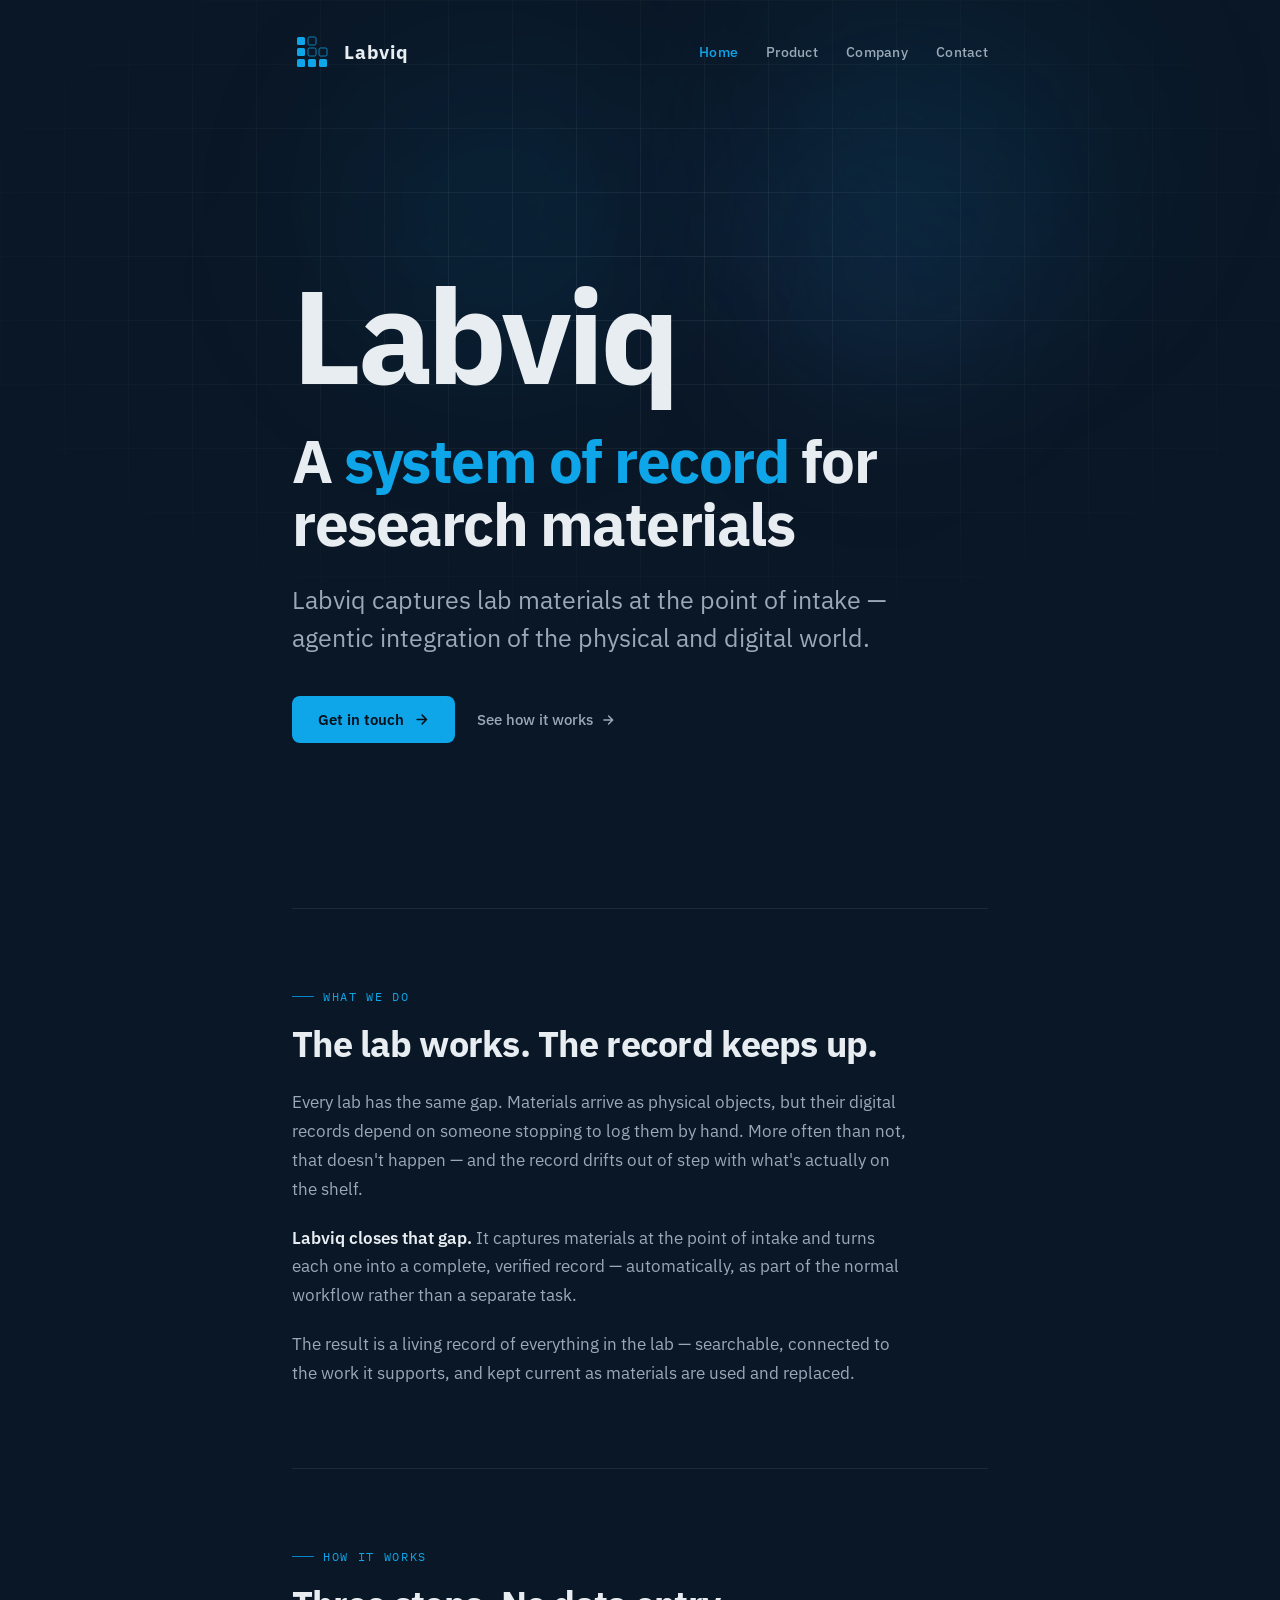
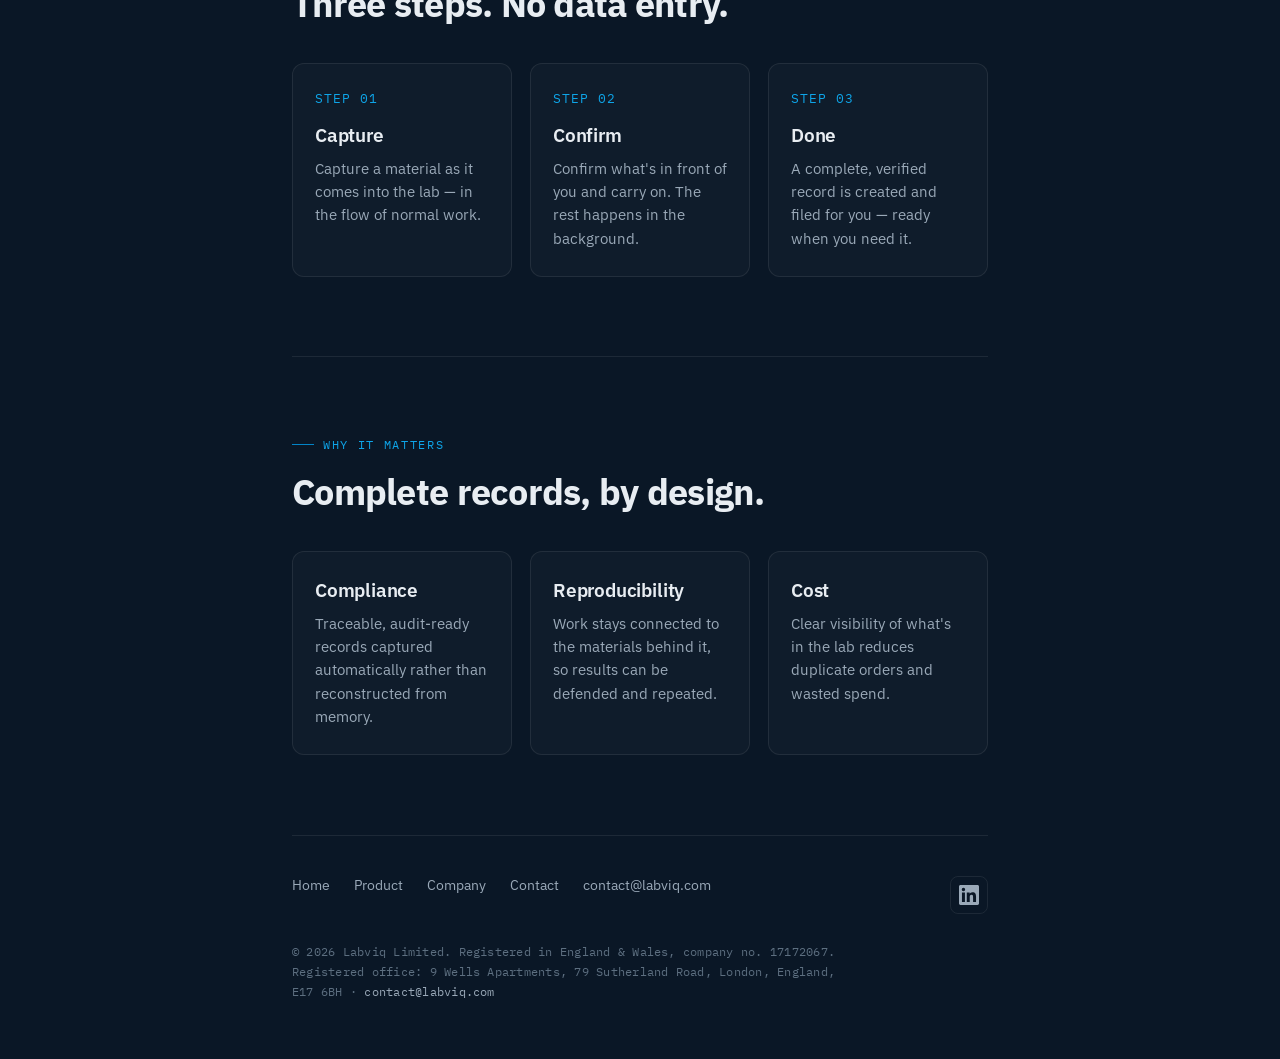
<file: index.html>
<!DOCTYPE html>
<html lang="en">
<head>
<meta charset="UTF-8">
<meta name="viewport" content="width=device-width, initial-scale=1">
<title>Labviq | System of record for research materials</title>
<meta name="description" content="Labviq is a system of record for research materials in life-science labs. It captures materials at the point of intake and keeps their records complete and current — physical and digital, connected.">
<link rel="canonical" href="https://labviq.com/">
<meta property="og:title" content="Labviq | System of record for research materials">
<meta property="og:description" content="Capture lab materials at the point of intake — agentic integration of the physical and digital world.">
<meta property="og:type" content="website">
<meta property="og:url" content="https://labviq.com/">
<link rel="icon" type="image/png" sizes="32x32" href="favicon-32.png">
<link rel="apple-touch-icon" href="apple-touch-icon.png">

<link rel="preconnect" href="https://fonts.googleapis.com">
<link rel="preconnect" href="https://fonts.gstatic.com" crossorigin>
<link href="https://fonts.googleapis.com/css2?family=IBM+Plex+Mono:wght@400;500&family=IBM+Plex+Sans:wght@400;500;600;700&display=swap" rel="stylesheet">
<link rel="stylesheet" href="styles.css">
</head>
<body>
  <div class="aurora">
    <div class="blob blob-1"></div>
    <div class="blob blob-2"></div>
    <div class="blob blob-3"></div>
  </div>
  <div class="wrap">

    <header>
      <a class="wordmark" href="/" aria-label="Labviq home">
        <svg width="40" height="40" viewBox="0 0 80 80" xmlns="http://www.w3.org/2000/svg" role="img" aria-label="Labviq">
          <rect x="10" y="10" width="16" height="16" rx="3" fill="#0EA5E9"/>
          <rect x="10" y="32" width="16" height="16" rx="3" fill="#0EA5E9"/>
          <rect x="10" y="54" width="16" height="16" rx="3" fill="#0EA5E9"/>
          <rect x="32" y="54" width="16" height="16" rx="3" fill="#0EA5E9"/>
          <rect x="54" y="54" width="16" height="16" rx="3" fill="#0EA5E9"/>
          <rect x="32" y="10" width="16" height="16" rx="3" fill="none" stroke="#0EA5E9" stroke-width="1.5"/>
          <rect x="32" y="32" width="16" height="16" rx="3" fill="none" stroke="#0EA5E9" stroke-width="1.5"/>
          <rect x="54" y="32" width="16" height="16" rx="3" fill="none" stroke="#0EA5E9" stroke-width="1.5"/>
        </svg>
        <span class="name">Labviq</span>
      </a>
      <nav class="site-nav">
        <a href="/" aria-current="page">Home</a>
        <a href="/product">Product</a>
        <a href="/company">Company</a>
        <a href="/contact">Contact</a>
      </nav>
    </header>

    <section class="hero">
      <div class="brand">Labviq</div>
      <h1>A <span class="accent">system of record</span> for research materials</h1>
      <p class="lede">
        Labviq captures lab materials at the point of intake — agentic
        integration of the physical and digital world.
      </p>
      <div class="cta-row">
        <a class="btn" href="/contact">
          Get in touch
          <svg width="15" height="15" viewBox="0 0 24 24" fill="none" stroke="currentColor" stroke-width="2.5" stroke-linecap="round" stroke-linejoin="round"><path d="M5 12h14M13 5l7 7-7 7"/></svg>
        </a>
        <a class="link-arrow" href="/product">
          See how it works
          <svg width="14" height="14" viewBox="0 0 24 24" fill="none" stroke="currentColor" stroke-width="2.5" stroke-linecap="round" stroke-linejoin="round"><path d="M5 12h14M13 5l7 7-7 7"/></svg>
        </a>
      </div>
    </section>

    <section class="section" id="what">
      <div class="scroll-reveal">
        <div class="eyebrow">What we do</div>
        <h2>The lab works. The record keeps up.</h2>
      </div>
      <div class="prose scroll-reveal delay-1">
        <p>
          Every lab has the same gap. Materials arrive as physical objects, but their
          digital records depend on someone stopping to log them by hand. More often
          than not, that doesn't happen — and the record drifts out of step with what's
          actually on the shelf.
        </p>
        <p>
          <strong>Labviq closes that gap.</strong> It captures materials at the point of
          intake and turns each one into a complete, verified record — automatically, as
          part of the normal workflow rather than a separate task.
        </p>
        <p>
          The result is a living record of everything in the lab — searchable, connected to
          the work it supports, and kept current as materials are used and replaced.
        </p>
      </div>
    </section>

    <section class="section" id="how">
      <div class="scroll-reveal">
        <div class="eyebrow">How it works</div>
        <h2>Three steps. No data entry.</h2>
      </div>
      <div class="grid-3 scroll-reveal delay-1">
        <div class="tile">
          <div class="num">STEP 01</div>
          <h3>Capture</h3>
          <p>Capture a material as it comes into the lab — in the flow of normal work.</p>
        </div>
        <div class="tile">
          <div class="num">STEP 02</div>
          <h3>Confirm</h3>
          <p>Confirm what's in front of you and carry on. The rest happens in the background.</p>
        </div>
        <div class="tile">
          <div class="num">STEP 03</div>
          <h3>Done</h3>
          <p>A complete, verified record is created and filed for you — ready when you need it.</p>
        </div>
      </div>
    </section>

    <section class="section" id="why">
      <div class="scroll-reveal">
        <div class="eyebrow">Why it matters</div>
        <h2>Complete records, by design.</h2>
      </div>
      <div class="grid-3 scroll-reveal delay-1">
        <div class="tile">
          <h3>Compliance</h3>
          <p>Traceable, audit-ready records captured automatically rather than reconstructed from memory.</p>
        </div>
        <div class="tile">
          <h3>Reproducibility</h3>
          <p>Work stays connected to the materials behind it, so results can be defended and repeated.</p>
        </div>
        <div class="tile">
          <h3>Cost</h3>
          <p>Clear visibility of what's in the lab reduces duplicate orders and wasted spend.</p>
        </div>
      </div>
    </section>

    <footer>
      <div class="footer-top">
        <div class="footer-links">
          <a href="/">Home</a>
          <a href="/product">Product</a>
          <a href="/company">Company</a>
          <a href="/contact">Contact</a>
          <a href="mailto:contact@labviq.com">contact@labviq.com</a>
        </div>
        <a class="social" href="https://www.linkedin.com/company/labviq" target="_blank" rel="noopener" aria-label="Labviq on LinkedIn">
          <svg width="20" height="20" viewBox="0 0 24 24" fill="currentColor" aria-hidden="true">
            <path d="M20.45 20.45h-3.56v-5.57c0-1.33-.03-3.04-1.85-3.04-1.85 0-2.14 1.45-2.14 2.94v5.67H9.34V9h3.42v1.56h.05c.48-.9 1.64-1.85 3.37-1.85 3.6 0 4.27 2.37 4.27 5.46v6.28zM5.34 7.43a2.06 2.06 0 1 1 0-4.13 2.06 2.06 0 0 1 0 4.13zM7.12 20.45H3.55V9h3.57v11.45zM22.22 0H1.77C.79 0 0 .77 0 1.73v20.54C0 23.23.79 24 1.77 24h20.45c.98 0 1.78-.77 1.78-1.73V1.73C24 .77 23.2 0 22.22 0z"/>
          </svg>
        </a>
      </div>
      <p class="footer-legal">
        &copy; 2026 Labviq Limited. Registered in England &amp; Wales, company no. 17172067.<br>
        Registered office: 9 Wells Apartments, 79 Sutherland Road, London, England, E17 6BH &middot; <a href="mailto:contact@labviq.com">contact@labviq.com</a>
      </p>
    </footer>

  </div>

  <script>
    const reduceMotion = window.matchMedia('(prefers-reduced-motion: reduce)').matches;
    if (!reduceMotion) {
      const io = new IntersectionObserver((entries) => {
        entries.forEach(e => {
          if (e.isIntersecting) { e.target.classList.add('in-view'); io.unobserve(e.target); }
        });
      }, { threshold: 0.18 });
      document.querySelectorAll('.scroll-reveal').forEach(el => io.observe(el));
    } else {
      document.querySelectorAll('.scroll-reveal').forEach(el => el.classList.add('in-view'));
    }
  </script>
</body>
</html>
</file>
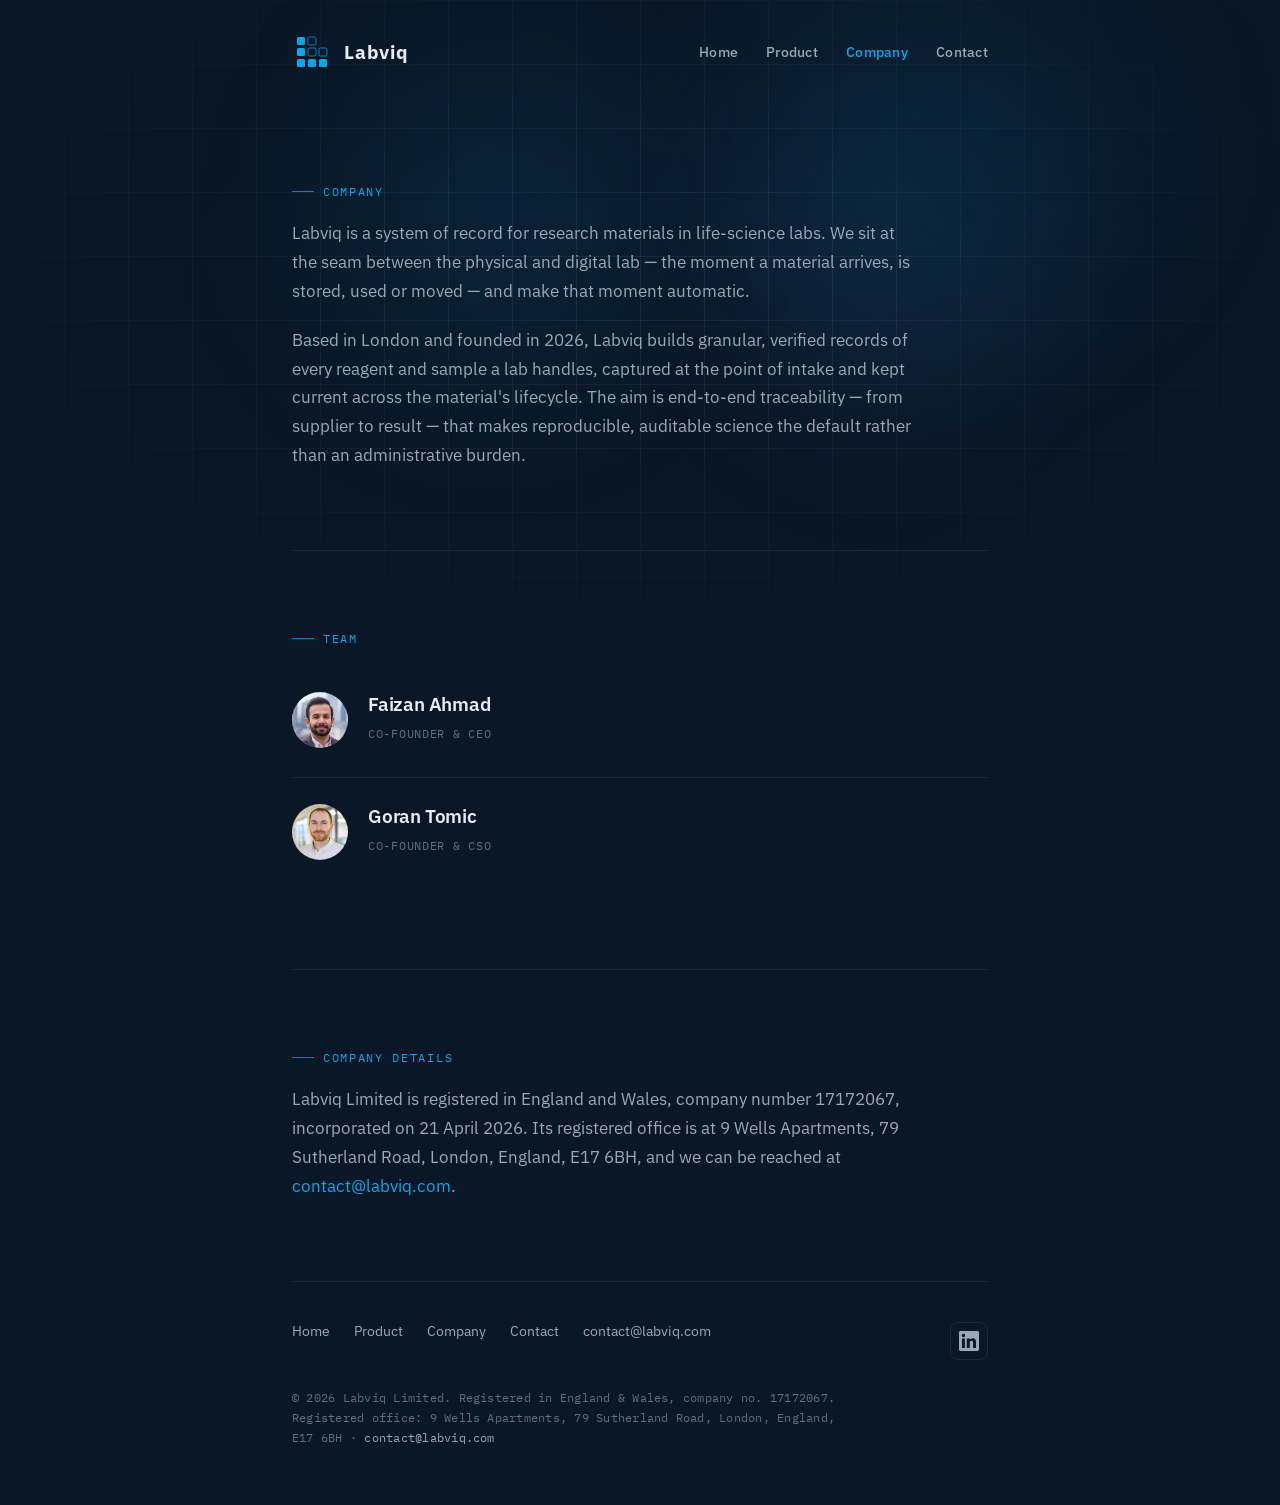
<file: company.html>
<!DOCTYPE html>
<html lang="en">
<head>
<meta charset="UTF-8">
<meta name="viewport" content="width=device-width, initial-scale=1">
<title>Company | Labviq</title>
<meta name="description" content="Labviq Limited is a London-based company building a system of record for research materials in life-science labs. Founded in 2026 by Faizan Ahmad and Goran Tomic.">
<link rel="canonical" href="https://labviq.com/company">
<meta property="og:title" content="Company | Labviq">
<meta property="og:description" content="London-based, founded 2026. The team and company behind Labviq's system of record for research materials.">
<meta property="og:type" content="website">
<meta property="og:url" content="https://labviq.com/company">
<link rel="icon" type="image/png" sizes="32x32" href="favicon-32.png">
<link rel="apple-touch-icon" href="apple-touch-icon.png">

<link rel="preconnect" href="https://fonts.googleapis.com">
<link rel="preconnect" href="https://fonts.gstatic.com" crossorigin>
<link href="https://fonts.googleapis.com/css2?family=IBM+Plex+Mono:wght@400;500&family=IBM+Plex+Sans:wght@400;500;600;700&display=swap" rel="stylesheet">
<link rel="stylesheet" href="styles.css">
</head>
<body>
  <div class="aurora">
    <div class="blob blob-1"></div>
    <div class="blob blob-2"></div>
    <div class="blob blob-3"></div>
  </div>
  <div class="wrap">

    <header>
      <a class="wordmark" href="/" aria-label="Labviq home">
        <svg width="40" height="40" viewBox="0 0 80 80" xmlns="http://www.w3.org/2000/svg" role="img" aria-label="Labviq">
          <rect x="10" y="10" width="16" height="16" rx="3" fill="#0EA5E9"/>
          <rect x="10" y="32" width="16" height="16" rx="3" fill="#0EA5E9"/>
          <rect x="10" y="54" width="16" height="16" rx="3" fill="#0EA5E9"/>
          <rect x="32" y="54" width="16" height="16" rx="3" fill="#0EA5E9"/>
          <rect x="54" y="54" width="16" height="16" rx="3" fill="#0EA5E9"/>
          <rect x="32" y="10" width="16" height="16" rx="3" fill="none" stroke="#0EA5E9" stroke-width="1.5"/>
          <rect x="32" y="32" width="16" height="16" rx="3" fill="none" stroke="#0EA5E9" stroke-width="1.5"/>
          <rect x="54" y="32" width="16" height="16" rx="3" fill="none" stroke="#0EA5E9" stroke-width="1.5"/>
        </svg>
        <span class="name">Labviq</span>
      </a>
      <nav class="site-nav">
        <a href="/">Home</a>
        <a href="/product">Product</a>
        <a href="/company" aria-current="page">Company</a>
        <a href="/contact">Contact</a>
      </nav>
    </header>

    <section class="section">
      <div class="scroll-reveal">
        <div class="eyebrow">Company</div>
      </div>
      <div class="prose scroll-reveal delay-1">
        <p>
          Labviq is a system of record for research materials in life-science labs. We sit
          at the seam between the physical and digital lab — the moment a material arrives,
          is stored, used or moved — and make that moment automatic.
        </p>
        <p>
          Based in London and founded in 2026, Labviq builds granular, verified records of
          every reagent and sample a lab handles, captured at the point of intake and kept
          current across the material's lifecycle. The aim is end-to-end traceability — from
          supplier to result — that makes reproducible, auditable science the default rather
          than an administrative burden.
        </p>
      </div>
    </section>

    <section class="section">
      <div class="scroll-reveal">
        <div class="eyebrow">Team</div>
      </div>
      <div class="scroll-reveal delay-1">
        <div class="founder">
          <img class="avatar" src="faizan.png" alt="Faizan Ahmad">
          <div>
            <h3>Faizan Ahmad</h3>
            <div class="role">Co-founder &amp; CEO</div>
          </div>
        </div>
        <div class="founder">
          <img class="avatar" src="goran.jpg" alt="Goran Tomic">
          <div>
            <h3>Goran Tomic</h3>
            <div class="role">Co-founder &amp; CSO</div>
          </div>
        </div>
      </div>
    </section>

    <section class="section">
      <div class="scroll-reveal">
        <div class="eyebrow">Company details</div>
      </div>
      <div class="prose scroll-reveal delay-1">
        <p>
          Labviq Limited is registered in England and Wales, company number 17172067,
          incorporated on 21 April 2026. Its registered office is at 9 Wells Apartments,
          79 Sutherland Road, London, England, E17 6BH, and we can be reached at
          <a href="mailto:contact@labviq.com">contact@labviq.com</a>.
        </p>
      </div>
    </section>

    <footer>
      <div class="footer-top">
        <div class="footer-links">
          <a href="/">Home</a>
          <a href="/product">Product</a>
          <a href="/company">Company</a>
          <a href="/contact">Contact</a>
          <a href="mailto:contact@labviq.com">contact@labviq.com</a>
        </div>
        <a class="social" href="https://www.linkedin.com/company/labviq" target="_blank" rel="noopener" aria-label="Labviq on LinkedIn">
          <svg width="20" height="20" viewBox="0 0 24 24" fill="currentColor" aria-hidden="true">
            <path d="M20.45 20.45h-3.56v-5.57c0-1.33-.03-3.04-1.85-3.04-1.85 0-2.14 1.45-2.14 2.94v5.67H9.34V9h3.42v1.56h.05c.48-.9 1.64-1.85 3.37-1.85 3.6 0 4.27 2.37 4.27 5.46v6.28zM5.34 7.43a2.06 2.06 0 1 1 0-4.13 2.06 2.06 0 0 1 0 4.13zM7.12 20.45H3.55V9h3.57v11.45zM22.22 0H1.77C.79 0 0 .77 0 1.73v20.54C0 23.23.79 24 1.77 24h20.45c.98 0 1.78-.77 1.78-1.73V1.73C24 .77 23.2 0 22.22 0z"/>
          </svg>
        </a>
      </div>
      <p class="footer-legal">
        &copy; 2026 Labviq Limited. Registered in England &amp; Wales, company no. 17172067.<br>
        Registered office: 9 Wells Apartments, 79 Sutherland Road, London, England, E17 6BH &middot; <a href="mailto:contact@labviq.com">contact@labviq.com</a>
      </p>
    </footer>

  </div>

  <script>
    const reduceMotion = window.matchMedia('(prefers-reduced-motion: reduce)').matches;
    if (!reduceMotion) {
      const io = new IntersectionObserver((entries) => {
        entries.forEach(e => {
          if (e.isIntersecting) { e.target.classList.add('in-view'); io.unobserve(e.target); }
        });
      }, { threshold: 0.18 });
      document.querySelectorAll('.scroll-reveal').forEach(el => io.observe(el));
    } else {
      document.querySelectorAll('.scroll-reveal').forEach(el => el.classList.add('in-view'));
    }
  </script>
</body>
</html>
</file>
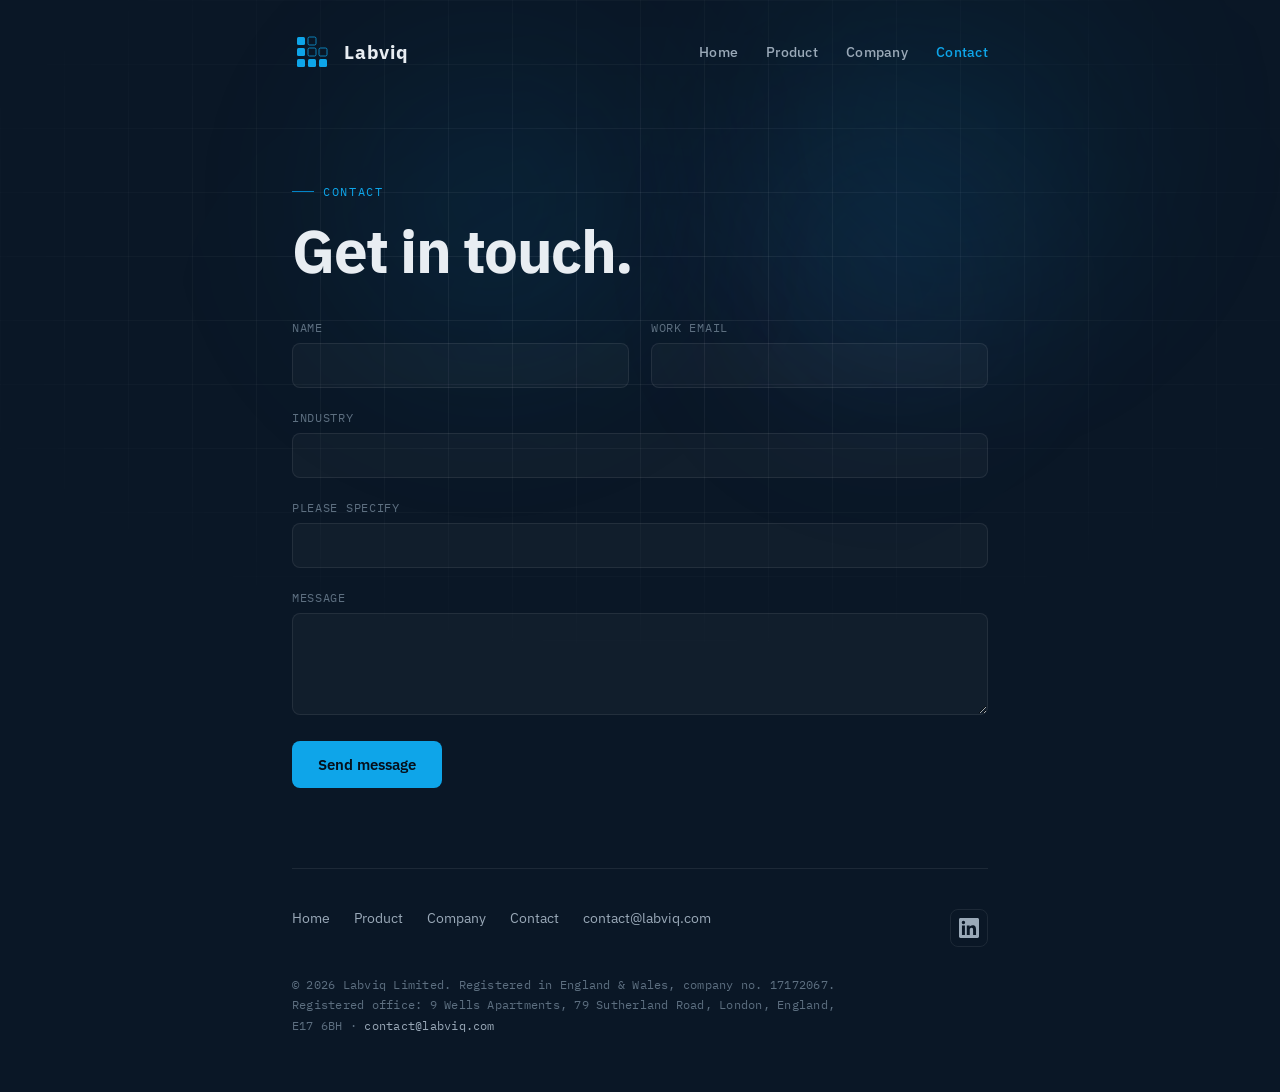
<file: contact.html>
<!DOCTYPE html>
<html lang="en">
<head>
<meta charset="UTF-8">
<meta name="viewport" content="width=device-width, initial-scale=1">
<title>Contact | Labviq</title>
<meta name="description" content="Get in touch with Labviq. Email contact@labviq.com or use the contact form. Labviq Limited is based in London, England.">
<link rel="canonical" href="https://labviq.com/contact">
<meta property="og:title" content="Contact | Labviq">
<meta property="og:description" content="Get in touch with Labviq — email contact@labviq.com. Based in London, England.">
<meta property="og:type" content="website">
<meta property="og:url" content="https://labviq.com/contact">
<link rel="icon" type="image/png" sizes="32x32" href="favicon-32.png">
<link rel="apple-touch-icon" href="apple-touch-icon.png">

<link rel="preconnect" href="https://fonts.googleapis.com">
<link rel="preconnect" href="https://fonts.gstatic.com" crossorigin>
<link href="https://fonts.googleapis.com/css2?family=IBM+Plex+Mono:wght@400;500&family=IBM+Plex+Sans:wght@400;500;600;700&display=swap" rel="stylesheet">
<link rel="stylesheet" href="styles.css">
</head>
<body>
  <div class="aurora">
    <div class="blob blob-1"></div>
    <div class="blob blob-2"></div>
    <div class="blob blob-3"></div>
  </div>
  <div class="wrap">

    <header>
      <a class="wordmark" href="/" aria-label="Labviq home">
        <svg width="40" height="40" viewBox="0 0 80 80" xmlns="http://www.w3.org/2000/svg" role="img" aria-label="Labviq">
          <rect x="10" y="10" width="16" height="16" rx="3" fill="#0EA5E9"/>
          <rect x="10" y="32" width="16" height="16" rx="3" fill="#0EA5E9"/>
          <rect x="10" y="54" width="16" height="16" rx="3" fill="#0EA5E9"/>
          <rect x="32" y="54" width="16" height="16" rx="3" fill="#0EA5E9"/>
          <rect x="54" y="54" width="16" height="16" rx="3" fill="#0EA5E9"/>
          <rect x="32" y="10" width="16" height="16" rx="3" fill="none" stroke="#0EA5E9" stroke-width="1.5"/>
          <rect x="32" y="32" width="16" height="16" rx="3" fill="none" stroke="#0EA5E9" stroke-width="1.5"/>
          <rect x="54" y="32" width="16" height="16" rx="3" fill="none" stroke="#0EA5E9" stroke-width="1.5"/>
        </svg>
        <span class="name">Labviq</span>
      </a>
      <nav class="site-nav">
        <a href="/">Home</a>
        <a href="/product">Product</a>
        <a href="/company">Company</a>
        <a href="/contact" aria-current="page">Contact</a>
      </nav>
    </header>

    <section class="section">
      <div class="scroll-reveal">
        <div class="eyebrow">Contact</div>
        <h1>Get in touch.</h1>
      </div>
      <form id="contact-form" class="scroll-reveal delay-1" action="https://api.web3forms.com/submit" method="POST">
        <input type="hidden" name="access_key" value="7d3a52ca-f7e3-474d-a13b-144ad9bf1049">
        <input type="hidden" name="subject" value="New message — Labviq">
        <input type="hidden" name="redirect" value="false">
        <div class="form-row">
          <div class="field">
            <label for="name">Name</label>
            <input type="text" id="name" name="name" required>
          </div>
          <div class="field">
            <label for="email">Work email</label>
            <input type="email" id="email" name="email" required>
          </div>
        </div>
        <div class="field">
          <label for="industry">Industry</label>
          <select id="industry" name="industry" required>
            <option value="" disabled selected></option>
            <option value="academia">Academia</option>
            <option value="biotech">Biotech</option>
            <option value="pharmaceuticals">Pharmaceuticals</option>
            <option value="venture-capital">Venture capital</option>
            <option value="other">Other</option>
          </select>
        </div>
        <div class="field" id="industry-other-field" hidden>
          <label for="industry_other">Please specify</label>
          <input type="text" id="industry_other" name="industry_other">
        </div>
        <div class="field">
          <label for="message">Message</label>
          <textarea id="message" name="message" rows="4"></textarea>
        </div>
        <button type="submit" class="btn btn-submit" id="submit-btn">Send message</button>
        <p id="form-status"></p>
      </form>
    </section>

    <footer>
      <div class="footer-top">
        <div class="footer-links">
          <a href="/">Home</a>
          <a href="/product">Product</a>
          <a href="/company">Company</a>
          <a href="/contact">Contact</a>
          <a href="mailto:contact@labviq.com">contact@labviq.com</a>
        </div>
        <a class="social" href="https://www.linkedin.com/company/labviq" target="_blank" rel="noopener" aria-label="Labviq on LinkedIn">
          <svg width="20" height="20" viewBox="0 0 24 24" fill="currentColor" aria-hidden="true">
            <path d="M20.45 20.45h-3.56v-5.57c0-1.33-.03-3.04-1.85-3.04-1.85 0-2.14 1.45-2.14 2.94v5.67H9.34V9h3.42v1.56h.05c.48-.9 1.64-1.85 3.37-1.85 3.6 0 4.27 2.37 4.27 5.46v6.28zM5.34 7.43a2.06 2.06 0 1 1 0-4.13 2.06 2.06 0 0 1 0 4.13zM7.12 20.45H3.55V9h3.57v11.45zM22.22 0H1.77C.79 0 0 .77 0 1.73v20.54C0 23.23.79 24 1.77 24h20.45c.98 0 1.78-.77 1.78-1.73V1.73C24 .77 23.2 0 22.22 0z"/>
          </svg>
        </a>
      </div>
      <p class="footer-legal">
        &copy; 2026 Labviq Limited. Registered in England &amp; Wales, company no. 17172067.<br>
        Registered office: 9 Wells Apartments, 79 Sutherland Road, London, England, E17 6BH &middot; <a href="mailto:contact@labviq.com">contact@labviq.com</a>
      </p>
    </footer>

  </div>

  <script>
    const reduceMotion = window.matchMedia('(prefers-reduced-motion: reduce)').matches;
    if (!reduceMotion) {
      const io = new IntersectionObserver((entries) => {
        entries.forEach(e => {
          if (e.isIntersecting) { e.target.classList.add('in-view'); io.unobserve(e.target); }
        });
      }, { threshold: 0.18 });
      document.querySelectorAll('.scroll-reveal').forEach(el => io.observe(el));
    } else {
      document.querySelectorAll('.scroll-reveal').forEach(el => el.classList.add('in-view'));
    }

    // Reveal the "specify" field only when Industry = Other
    const industrySelect = document.getElementById('industry');
    const otherField = document.getElementById('industry-other-field');
    const otherInput = document.getElementById('industry_other');
    industrySelect.addEventListener('change', () => {
      const isOther = industrySelect.value === 'other';
      otherField.hidden = !isOther;
      otherInput.required = isOther;
      if (!isOther) otherInput.value = '';
    });

    // Web3Forms async submission
    const contactForm = document.getElementById('contact-form');
    const submitBtn   = document.getElementById('submit-btn');
    const formStatus  = document.getElementById('form-status');
    contactForm.addEventListener('submit', async (e) => {
      e.preventDefault();
      submitBtn.disabled = true;
      submitBtn.textContent = 'Sending…';
      formStatus.style.display = 'none';
      try {
        const res = await fetch('https://api.web3forms.com/submit', {
          method: 'POST',
          body: new FormData(contactForm)
        });
        const data = await res.json();
        if (data.success) {
          formStatus.textContent = 'Message sent — we\'ll be in touch.';
          formStatus.style.color = 'var(--ink-soft)';
          contactForm.reset();
          otherField.hidden = true;
        } else {
          throw new Error(data.message || 'Submission failed');
        }
      } catch (err) {
        formStatus.textContent = 'Something went wrong. Please email contact@labviq.com directly.';
        formStatus.style.color = 'rgba(255,120,120,0.85)';
      } finally {
        submitBtn.disabled = false;
        submitBtn.textContent = 'Send message';
        formStatus.style.display = 'block';
      }
    });
  </script>
</body>
</html>
</file>
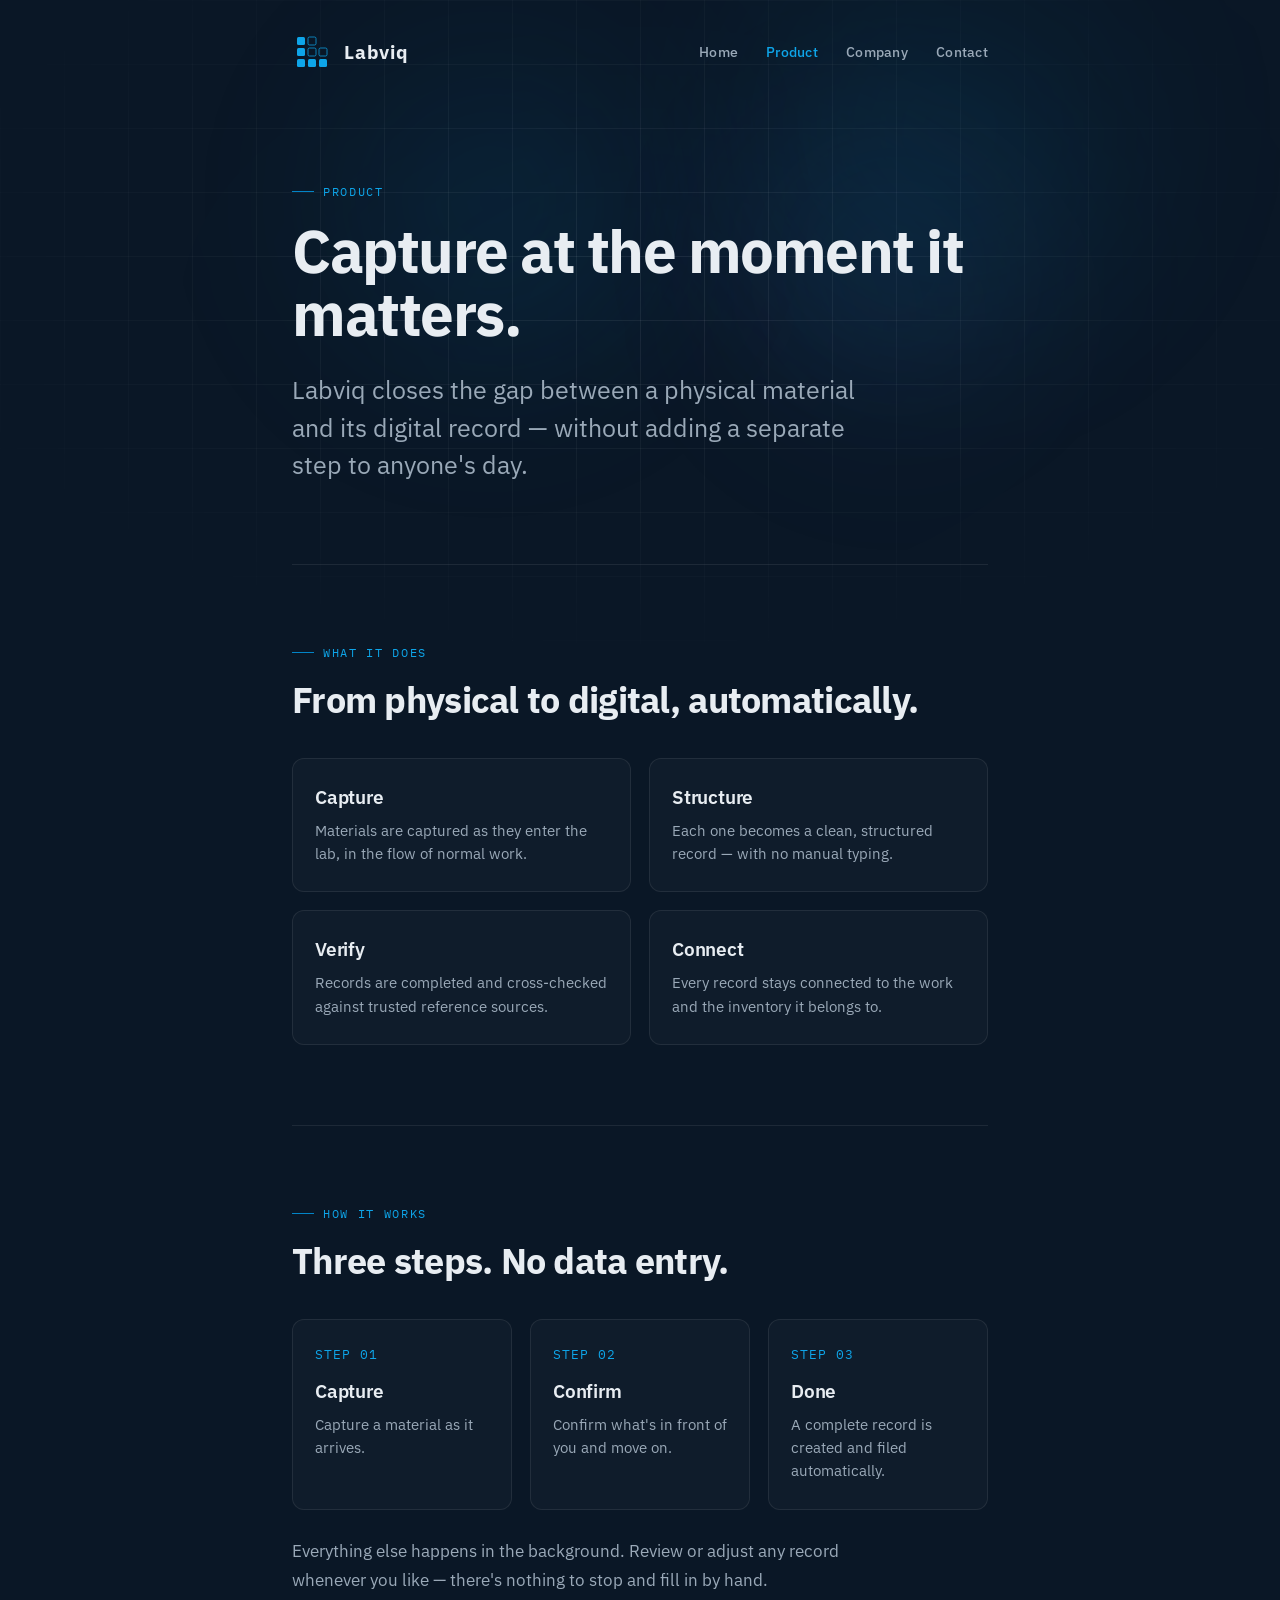
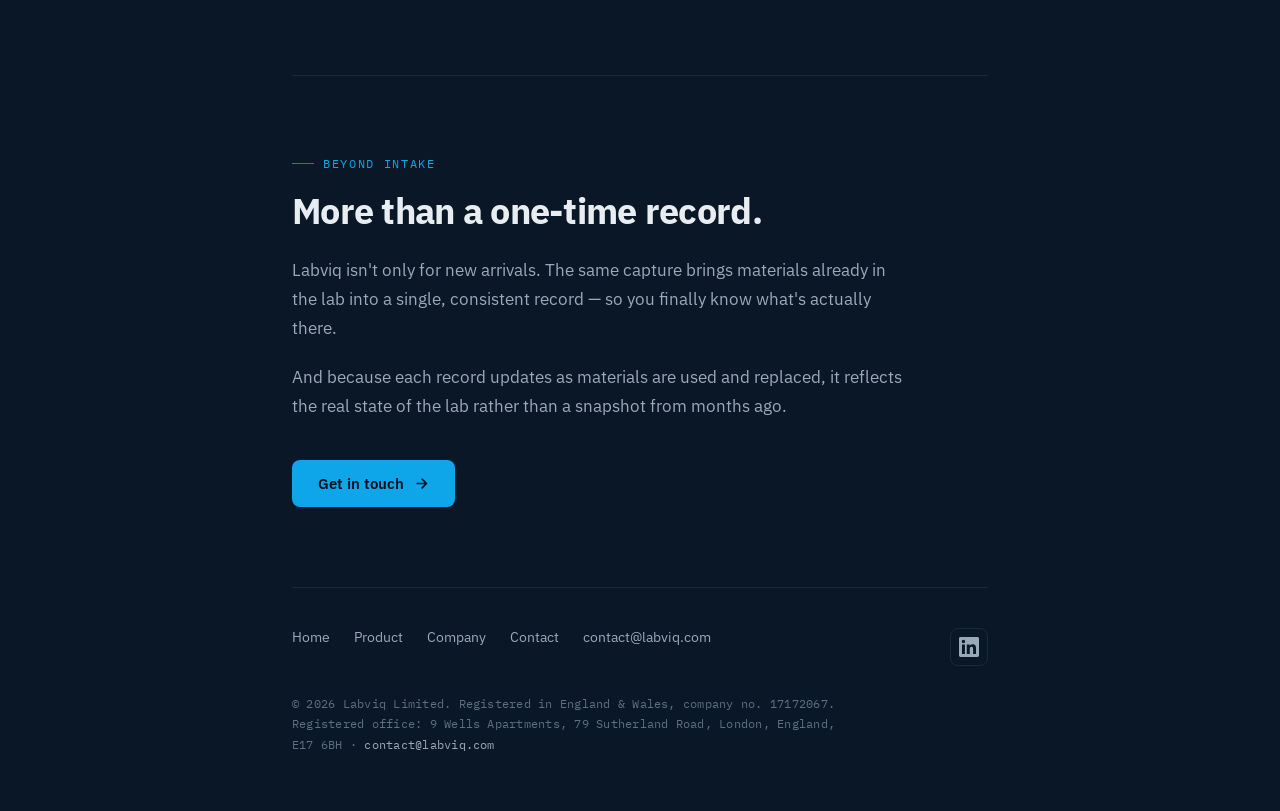
<file: product.html>
<!DOCTYPE html>
<html lang="en">
<head>
<meta charset="UTF-8">
<meta name="viewport" content="width=device-width, initial-scale=1">
<title>Product | Labviq</title>
<meta name="description" content="How Labviq works: capture materials at the point of intake and turn each one into a complete, verified record — automatically, as part of normal lab work.">
<link rel="canonical" href="https://labviq.com/product">
<meta property="og:title" content="Product | Labviq">
<meta property="og:description" content="Capture, structure, verify, connect. How Labviq turns physical materials into complete, verified records — automatically.">
<meta property="og:type" content="website">
<meta property="og:url" content="https://labviq.com/product">
<link rel="icon" type="image/png" sizes="32x32" href="favicon-32.png">
<link rel="apple-touch-icon" href="apple-touch-icon.png">

<link rel="preconnect" href="https://fonts.googleapis.com">
<link rel="preconnect" href="https://fonts.gstatic.com" crossorigin>
<link href="https://fonts.googleapis.com/css2?family=IBM+Plex+Mono:wght@400;500&family=IBM+Plex+Sans:wght@400;500;600;700&display=swap" rel="stylesheet">
<link rel="stylesheet" href="styles.css">
</head>
<body>
  <div class="aurora">
    <div class="blob blob-1"></div>
    <div class="blob blob-2"></div>
    <div class="blob blob-3"></div>
  </div>
  <div class="wrap">

    <header>
      <a class="wordmark" href="/" aria-label="Labviq home">
        <svg width="40" height="40" viewBox="0 0 80 80" xmlns="http://www.w3.org/2000/svg" role="img" aria-label="Labviq">
          <rect x="10" y="10" width="16" height="16" rx="3" fill="#0EA5E9"/>
          <rect x="10" y="32" width="16" height="16" rx="3" fill="#0EA5E9"/>
          <rect x="10" y="54" width="16" height="16" rx="3" fill="#0EA5E9"/>
          <rect x="32" y="54" width="16" height="16" rx="3" fill="#0EA5E9"/>
          <rect x="54" y="54" width="16" height="16" rx="3" fill="#0EA5E9"/>
          <rect x="32" y="10" width="16" height="16" rx="3" fill="none" stroke="#0EA5E9" stroke-width="1.5"/>
          <rect x="32" y="32" width="16" height="16" rx="3" fill="none" stroke="#0EA5E9" stroke-width="1.5"/>
          <rect x="54" y="32" width="16" height="16" rx="3" fill="none" stroke="#0EA5E9" stroke-width="1.5"/>
        </svg>
        <span class="name">Labviq</span>
      </a>
      <nav class="site-nav">
        <a href="/">Home</a>
        <a href="/product" aria-current="page">Product</a>
        <a href="/company">Company</a>
        <a href="/contact">Contact</a>
      </nav>
    </header>

    <section class="section">
      <div class="scroll-reveal">
        <div class="eyebrow">Product</div>
        <h1>Capture at the moment it matters.</h1>
        <p class="lede">
          Labviq closes the gap between a physical material and its digital record —
          without adding a separate step to anyone's day.
        </p>
      </div>
    </section>

    <section class="section">
      <div class="scroll-reveal">
        <div class="eyebrow">What it does</div>
        <h2>From physical to digital, automatically.</h2>
      </div>
      <div class="grid-2 scroll-reveal delay-1">
        <div class="tile">
          <h3>Capture</h3>
          <p>Materials are captured as they enter the lab, in the flow of normal work.</p>
        </div>
        <div class="tile">
          <h3>Structure</h3>
          <p>Each one becomes a clean, structured record — with no manual typing.</p>
        </div>
        <div class="tile">
          <h3>Verify</h3>
          <p>Records are completed and cross-checked against trusted reference sources.</p>
        </div>
        <div class="tile">
          <h3>Connect</h3>
          <p>Every record stays connected to the work and the inventory it belongs to.</p>
        </div>
      </div>
    </section>

    <section class="section">
      <div class="scroll-reveal">
        <div class="eyebrow">How it works</div>
        <h2>Three steps. No data entry.</h2>
      </div>
      <div class="grid-3 scroll-reveal delay-1">
        <div class="tile">
          <div class="num">STEP 01</div>
          <h3>Capture</h3>
          <p>Capture a material as it arrives.</p>
        </div>
        <div class="tile">
          <div class="num">STEP 02</div>
          <h3>Confirm</h3>
          <p>Confirm what's in front of you and move on.</p>
        </div>
        <div class="tile">
          <div class="num">STEP 03</div>
          <h3>Done</h3>
          <p>A complete record is created and filed automatically.</p>
        </div>
      </div>
      <div class="prose scroll-reveal delay-2" style="margin-top:28px">
        <p>
          Everything else happens in the background. Review or adjust any record whenever
          you like — there's nothing to stop and fill in by hand.
        </p>
      </div>
    </section>

    <section class="section">
      <div class="scroll-reveal">
        <div class="eyebrow">Beyond intake</div>
        <h2>More than a one-time record.</h2>
      </div>
      <div class="prose scroll-reveal delay-1">
        <p>
          Labviq isn't only for new arrivals. The same capture brings materials already in
          the lab into a single, consistent record — so you finally know what's actually there.
        </p>
        <p>
          And because each record updates as materials are used and replaced, it reflects the
          real state of the lab rather than a snapshot from months ago.
        </p>
      </div>
      <div class="cta-row scroll-reveal delay-2">
        <a class="btn" href="/contact">
          Get in touch
          <svg width="15" height="15" viewBox="0 0 24 24" fill="none" stroke="currentColor" stroke-width="2.5" stroke-linecap="round" stroke-linejoin="round"><path d="M5 12h14M13 5l7 7-7 7"/></svg>
        </a>
      </div>
    </section>

    <footer>
      <div class="footer-top">
        <div class="footer-links">
          <a href="/">Home</a>
          <a href="/product">Product</a>
          <a href="/company">Company</a>
          <a href="/contact">Contact</a>
          <a href="mailto:contact@labviq.com">contact@labviq.com</a>
        </div>
        <a class="social" href="https://www.linkedin.com/company/labviq" target="_blank" rel="noopener" aria-label="Labviq on LinkedIn">
          <svg width="20" height="20" viewBox="0 0 24 24" fill="currentColor" aria-hidden="true">
            <path d="M20.45 20.45h-3.56v-5.57c0-1.33-.03-3.04-1.85-3.04-1.85 0-2.14 1.45-2.14 2.94v5.67H9.34V9h3.42v1.56h.05c.48-.9 1.64-1.85 3.37-1.85 3.6 0 4.27 2.37 4.27 5.46v6.28zM5.34 7.43a2.06 2.06 0 1 1 0-4.13 2.06 2.06 0 0 1 0 4.13zM7.12 20.45H3.55V9h3.57v11.45zM22.22 0H1.77C.79 0 0 .77 0 1.73v20.54C0 23.23.79 24 1.77 24h20.45c.98 0 1.78-.77 1.78-1.73V1.73C24 .77 23.2 0 22.22 0z"/>
          </svg>
        </a>
      </div>
      <p class="footer-legal">
        &copy; 2026 Labviq Limited. Registered in England &amp; Wales, company no. 17172067.<br>
        Registered office: 9 Wells Apartments, 79 Sutherland Road, London, England, E17 6BH &middot; <a href="mailto:contact@labviq.com">contact@labviq.com</a>
      </p>
    </footer>

  </div>

  <script>
    const reduceMotion = window.matchMedia('(prefers-reduced-motion: reduce)').matches;
    if (!reduceMotion) {
      const io = new IntersectionObserver((entries) => {
        entries.forEach(e => {
          if (e.isIntersecting) { e.target.classList.add('in-view'); io.unobserve(e.target); }
        });
      }, { threshold: 0.18 });
      document.querySelectorAll('.scroll-reveal').forEach(el => io.observe(el));
    } else {
      document.querySelectorAll('.scroll-reveal').forEach(el => el.classList.add('in-view'));
    }
  </script>
</body>
</html>
</file>
<file: styles.css>
/* Labviq — shared styles across all pages */

:root {
  --navy:        #0a1726;
  --navy-deep:   #06101b;
  --ink:         #e8edf2;
  --ink-soft:    #9aa9b8;
  --ink-faint:   #5d6f80;
  --teal:        #0EA5E9;
  --teal-dim:    #0284c7;
  --line:        rgba(255,255,255,0.08);
  --card:        rgba(255,255,255,0.025);
  --sans: 'IBM Plex Sans', sans-serif;
  --mono: 'IBM Plex Mono', monospace;
}

* { margin: 0; padding: 0; box-sizing: border-box; }

html { scroll-behavior: smooth; }

body {
  font-family: var(--sans);
  background: var(--navy);
  color: var(--ink);
  -webkit-font-smoothing: antialiased;
  min-height: 100vh;
  position: relative;
  overflow-x: hidden;
}

/* faint data grid */
body::before {
  content: "";
  position: fixed; inset: 0;
  background-image:
    linear-gradient(var(--line) 1px, transparent 1px),
    linear-gradient(90deg, var(--line) 1px, transparent 1px);
  background-size: 64px 64px;
  mask-image: radial-gradient(ellipse 80% 60% at 50% 30%, #000 0%, transparent 75%);
  -webkit-mask-image: radial-gradient(ellipse 80% 60% at 50% 30%, #000 0%, transparent 75%);
  pointer-events: none;
  z-index: 0;
}

/* drifting aurora */
.aurora {
  position: fixed; inset: 0;
  overflow: hidden;
  pointer-events: none;
  z-index: 0;
  mask-image: radial-gradient(ellipse 90% 80% at 50% 35%, #000 0%, transparent 80%);
  -webkit-mask-image: radial-gradient(ellipse 90% 80% at 50% 35%, #000 0%, transparent 80%);
}
.blob {
  position: absolute;
  border-radius: 50%;
  filter: blur(70px);
  opacity: 0.6;
  will-change: transform;
}
.blob-1 {
  width: 620px; height: 620px;
  top: -180px; left: 50%;
  background: radial-gradient(circle, rgba(14,165,233,0.32) 0%, transparent 70%);
  animation: drift1 22s ease-in-out infinite;
}
.blob-2 {
  width: 520px; height: 520px;
  top: -60px; left: 18%;
  background: radial-gradient(circle, rgba(2,132,199,0.30) 0%, transparent 70%);
  animation: drift2 28s ease-in-out infinite;
}
.blob-3 {
  width: 460px; height: 460px;
  top: 40px; right: 12%;
  background: radial-gradient(circle, rgba(70,130,220,0.22) 0%, transparent 70%);
  animation: drift3 26s ease-in-out infinite;
}
@keyframes drift1 {
  0%,100% { transform: translate(-50%, 0) scale(1); }
  50%     { transform: translate(-46%, 50px) scale(1.12); }
}
@keyframes drift2 {
  0%,100% { transform: translate(0, 0) scale(1); opacity: .55; }
  50%     { transform: translate(70px, 70px) scale(1.08); opacity: .75; }
}
@keyframes drift3 {
  0%,100% { transform: translate(0, 0) scale(1.05); opacity: .5; }
  50%     { transform: translate(-60px, 40px) scale(.92); opacity: .7; }
}
@media (prefers-reduced-motion: reduce) {
  .blob { animation: none !important; }
}

.wrap {
  position: relative;
  z-index: 1;
  max-width: 760px;
  margin: 0 auto;
  padding: 0 32px;
}

/* navigation */
header {
  padding: 32px 0;
  display: flex;
  align-items: center;
  justify-content: space-between;
}
.wordmark {
  display: inline-flex;
  align-items: center;
  gap: 12px;
  text-decoration: none;
  color: var(--ink);
}
.wordmark .name {
  font-weight: 700;
  font-size: 19px;
  letter-spacing: 0.04em;
}
nav.site-nav {
  display: flex;
  align-items: center;
  gap: 28px;
}
nav.site-nav a {
  font-size: 14px;
  font-weight: 500;
  letter-spacing: 0.02em;
  color: var(--ink-soft);
  text-decoration: none;
  transition: color .15s ease;
}
nav.site-nav a:hover,
nav.site-nav a[aria-current="page"] { color: var(--ink); }
nav.site-nav a[aria-current="page"] { color: var(--teal); }

/* generic section rhythm */
.section { padding: 80px 0; border-top: 1px solid var(--line); }
.section:first-of-type { border-top: none; }
.eyebrow {
  font-family: var(--mono);
  font-size: 12px;
  letter-spacing: 0.14em;
  text-transform: uppercase;
  color: var(--teal);
  margin-bottom: 20px;
  display: flex;
  align-items: center;
  gap: 9px;
}
.eyebrow::before {
  content: "";
  width: 22px; height: 1px;
  background: var(--teal-dim);
}
h1 {
  font-size: clamp(38px, 6.5vw, 60px);
  line-height: 1.05;
  font-weight: 700;
  letter-spacing: -0.025em;
  margin-bottom: 26px;
}
h1 .accent { color: var(--teal); }
h2 {
  font-size: clamp(26px, 4vw, 36px);
  font-weight: 700;
  letter-spacing: -0.02em;
  line-height: 1.12;
  margin-bottom: 24px;
}
h3 {
  font-size: 19px;
  font-weight: 600;
  letter-spacing: -0.01em;
  margin-bottom: 10px;
}
.lede {
  font-size: clamp(19px, 3vw, 25px);
  line-height: 1.5;
  color: var(--ink-soft);
  max-width: 600px;
}
.prose p {
  font-size: 17px;
  line-height: 1.7;
  color: var(--ink-soft);
  max-width: 620px;
  margin-bottom: 20px;
}
.prose p:last-child { margin-bottom: 0; }
.prose strong { color: var(--ink); font-weight: 600; }
.prose a { color: var(--teal); text-decoration: none; }
.prose a:hover { text-decoration: underline; }

/* hero (home) */
.hero {
  min-height: calc(100vh - 96px);
  display: flex;
  flex-direction: column;
  justify-content: center;
  padding: 48px 0;
}
.brand {
  font-size: clamp(64px, 13vw, 132px);
  font-weight: 700;
  letter-spacing: -0.04em;
  line-height: 1.0;
  margin-bottom: 18px;
  padding-bottom: 0.08em;
  color: var(--ink);
}
.cta-row {
  display: flex;
  align-items: center;
  gap: 22px;
  flex-wrap: wrap;
  margin-top: 40px;
}
.btn {
  display: inline-flex;
  align-items: center;
  gap: 10px;
  background: var(--teal);
  color: var(--navy-deep);
  font-family: var(--sans);
  font-weight: 600;
  font-size: 15px;
  padding: 14px 26px;
  border-radius: 8px;
  text-decoration: none;
  transition: background .18s ease;
}
.btn:hover { background: #38bdf8; }
.link-arrow {
  display: inline-flex;
  align-items: center;
  gap: 8px;
  color: var(--ink-soft);
  font-weight: 500;
  font-size: 15px;
  text-decoration: none;
  transition: color .15s ease, gap .15s ease;
}
.link-arrow:hover { color: var(--teal); gap: 12px; }

/* step / feature grids */
.grid-3 {
  display: grid;
  grid-template-columns: repeat(3, 1fr);
  gap: 18px;
  margin-top: 38px;
}
.grid-2 {
  display: grid;
  grid-template-columns: repeat(2, 1fr);
  gap: 18px;
  margin-top: 38px;
}
.tile {
  background: var(--card);
  border: 1px solid var(--line);
  border-radius: 12px;
  padding: 26px 22px;
}
.tile .num {
  font-family: var(--mono);
  font-size: 13px;
  color: var(--teal);
  letter-spacing: 0.08em;
  margin-bottom: 16px;
}
.tile p {
  font-size: 14.5px;
  line-height: 1.6;
  color: var(--ink-soft);
}

/* founders */
.founder {
  display: flex;
  gap: 20px;
  padding: 26px 0;
  border-top: 1px solid var(--line);
}
.founder:first-of-type { border-top: none; }
.founder .avatar {
  flex: 0 0 56px;
  width: 56px; height: 56px;
  border-radius: 50%;
  background: linear-gradient(140deg, var(--teal-dim), #1e3a5f);
  display: flex;
  align-items: center;
  justify-content: center;
  font-weight: 700;
  font-size: 18px;
  color: var(--navy-deep);
  letter-spacing: 0.02em;
  object-fit: cover;
  overflow: hidden;
}
.founder .role {
  font-family: var(--mono);
  font-size: 12px;
  letter-spacing: 0.06em;
  text-transform: uppercase;
  color: var(--ink-faint);
  margin: 2px 0 10px;
}
.founder p {
  font-size: 14.5px;
  line-height: 1.65;
  color: var(--ink-soft);
  margin-bottom: 10px;
}
.founder a.profile {
  font-size: 13px;
  color: var(--teal);
  text-decoration: none;
}
.founder a.profile:hover { text-decoration: underline; }

/* info / definition lists (company facts, contact) */
.info-list {
  margin-top: 34px;
  border-top: 1px solid var(--line);
}
.info-list .row {
  display: grid;
  grid-template-columns: 200px 1fr;
  gap: 16px;
  padding: 16px 0;
  border-bottom: 1px solid var(--line);
}
.info-list .row dt {
  font-family: var(--mono);
  font-size: 12px;
  letter-spacing: 0.05em;
  text-transform: uppercase;
  color: var(--ink-faint);
}
.info-list .row dd {
  font-size: 15.5px;
  color: var(--ink);
  line-height: 1.5;
}
.info-list .row dd a { color: var(--teal); text-decoration: none; }
.info-list .row dd a:hover { text-decoration: underline; }

/* contact form */
form { display: flex; flex-direction: column; gap: 22px; margin-top: 38px; }
.form-row { display: grid; grid-template-columns: 1fr 1fr; gap: 22px; }
.field { display: flex; flex-direction: column; gap: 8px; }
.field label {
  font-family: var(--mono);
  font-size: 11.5px;
  letter-spacing: 0.06em;
  text-transform: uppercase;
  color: var(--ink-faint);
}
.field input,
.field select,
.field textarea {
  background: rgba(255,255,255,0.03);
  border: 1px solid var(--line);
  border-radius: 8px;
  padding: 12px 14px;
  color: var(--ink);
  font-family: var(--sans);
  font-size: 15px;
  transition: border-color .15s ease, background .15s ease;
}
.field textarea { resize: vertical; min-height: 96px; }
.field input:focus,
.field select:focus,
.field textarea:focus {
  outline: none;
  border-color: var(--teal-dim);
  background: rgba(14,165,233,0.05);
}
.field select { appearance: none; cursor: pointer; }
.field select option { background: var(--navy); color: var(--ink); }
.btn-submit { border: none; cursor: pointer; align-self: flex-start; margin-top: 4px; }
#form-status { font-family: var(--mono); font-size: 13px; display: none; }

/* footer */
footer {
  border-top: 1px solid var(--line);
  padding: 40px 0 56px;
}
.footer-top {
  display: flex;
  align-items: flex-start;
  justify-content: space-between;
  gap: 24px;
  flex-wrap: wrap;
  margin-bottom: 28px;
}
.footer-links { display: flex; gap: 24px; flex-wrap: wrap; }
.footer-links a {
  font-size: 14px;
  color: var(--ink-soft);
  text-decoration: none;
  transition: color .15s ease;
}
.footer-links a:hover { color: var(--teal); }
.footer-legal {
  font-family: var(--mono);
  font-size: 12px;
  line-height: 1.7;
  letter-spacing: 0.02em;
  color: var(--ink-faint);
  max-width: 560px;
}
.footer-legal a { color: var(--ink-soft); text-decoration: none; }
.footer-legal a:hover { color: var(--teal); }
.social {
  display: inline-flex;
  align-items: center;
  justify-content: center;
  width: 38px; height: 38px;
  border: 1px solid var(--line);
  border-radius: 8px;
  color: var(--ink-soft);
  transition: color .15s ease, border-color .15s ease, transform .15s ease;
}
.social:hover { color: var(--teal); border-color: var(--teal-dim); transform: translateY(-2px); }

/* scroll-triggered reveals */
.scroll-reveal {
  opacity: 0;
  transform: translateY(22px);
  transition: opacity .8s cubic-bezier(.22,1,.36,1), transform .8s cubic-bezier(.22,1,.36,1);
  will-change: opacity, transform;
}
.scroll-reveal.in-view { opacity: 1; transform: none; }
.scroll-reveal.delay-1 { transition-delay: .10s; }
.scroll-reveal.delay-2 { transition-delay: .20s; }

@media (prefers-reduced-motion: reduce) {
  .scroll-reveal { transition: none !important; opacity: 1 !important; transform: none !important; }
}

@media (max-width: 620px) {
  .grid-3, .grid-2, .form-row { grid-template-columns: 1fr; }
  .info-list .row { grid-template-columns: 1fr; gap: 4px; }
  .hero { min-height: auto; padding: 64px 0; }
}
@media (max-width: 560px) {
  header { padding: 24px 0; }
  nav.site-nav { gap: 18px; }
  .wrap { padding: 0 24px; }
  .section { padding: 60px 0; }
}
</file>
